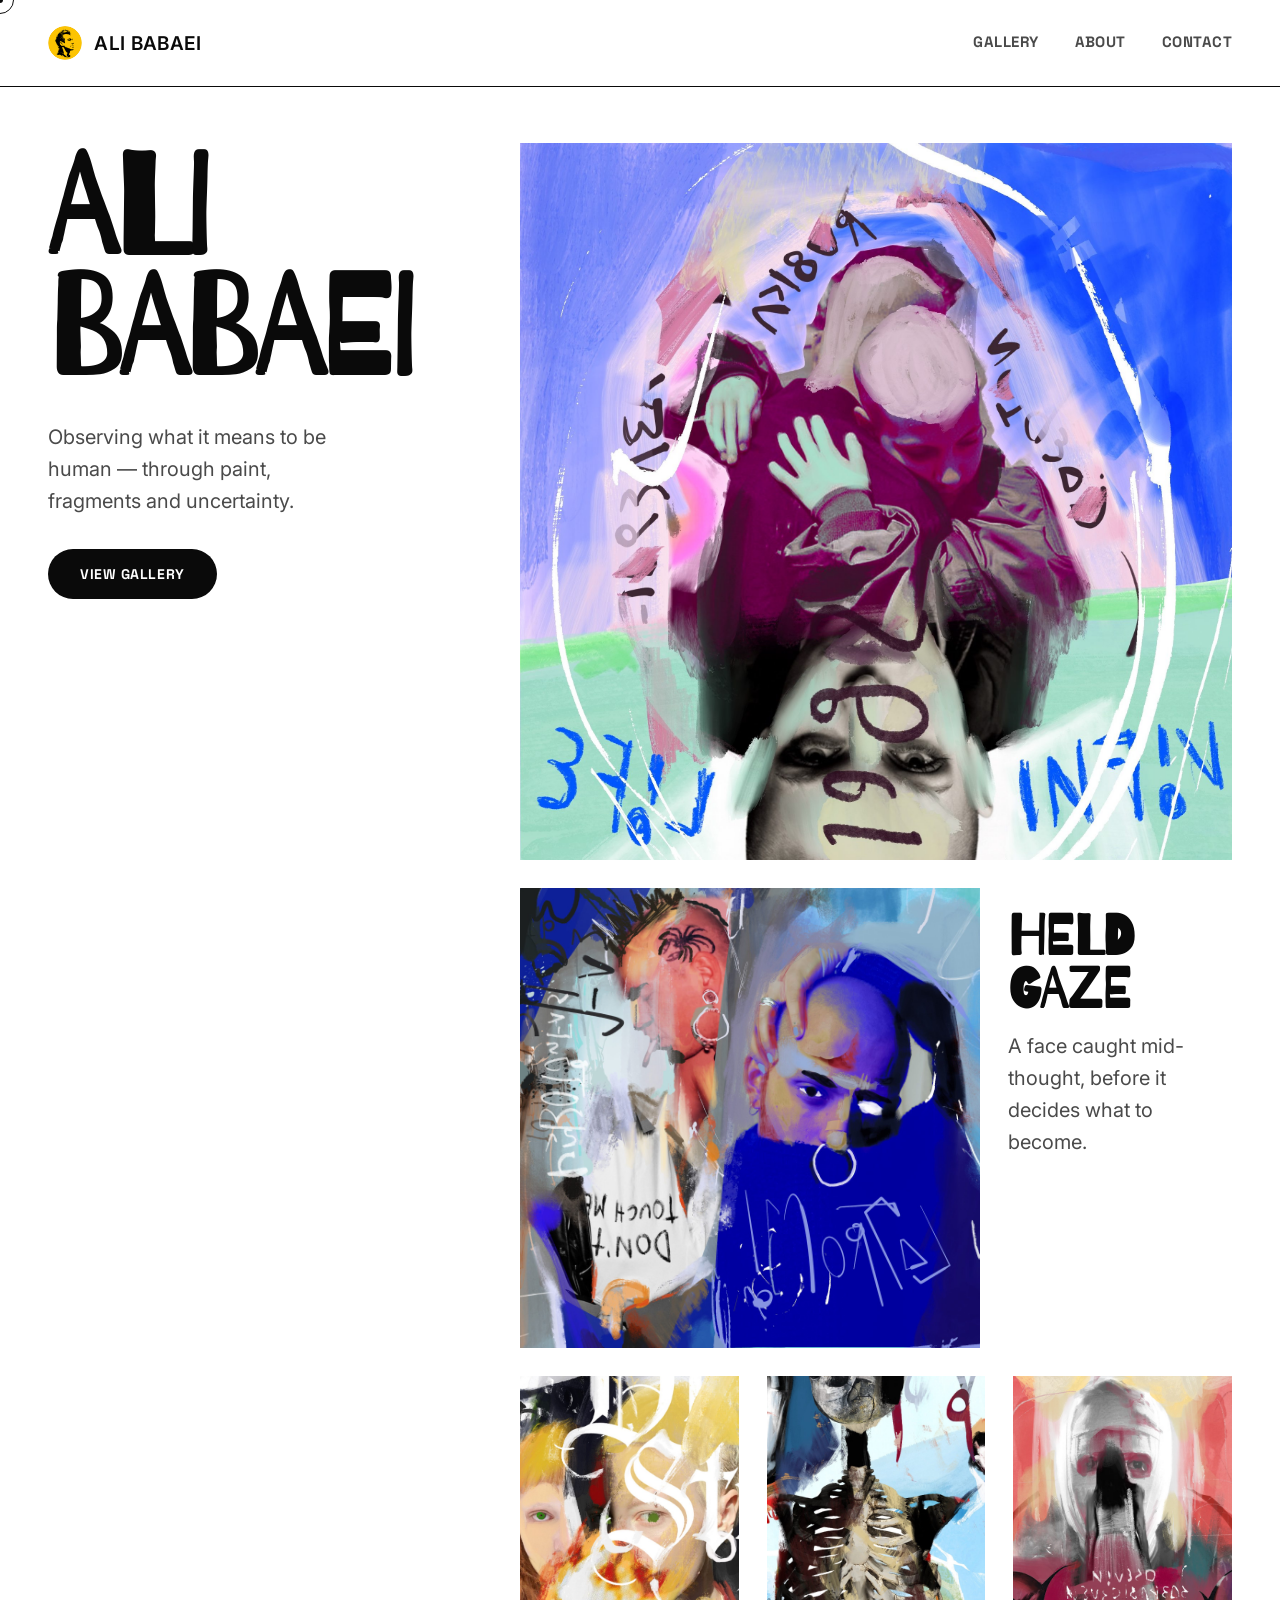
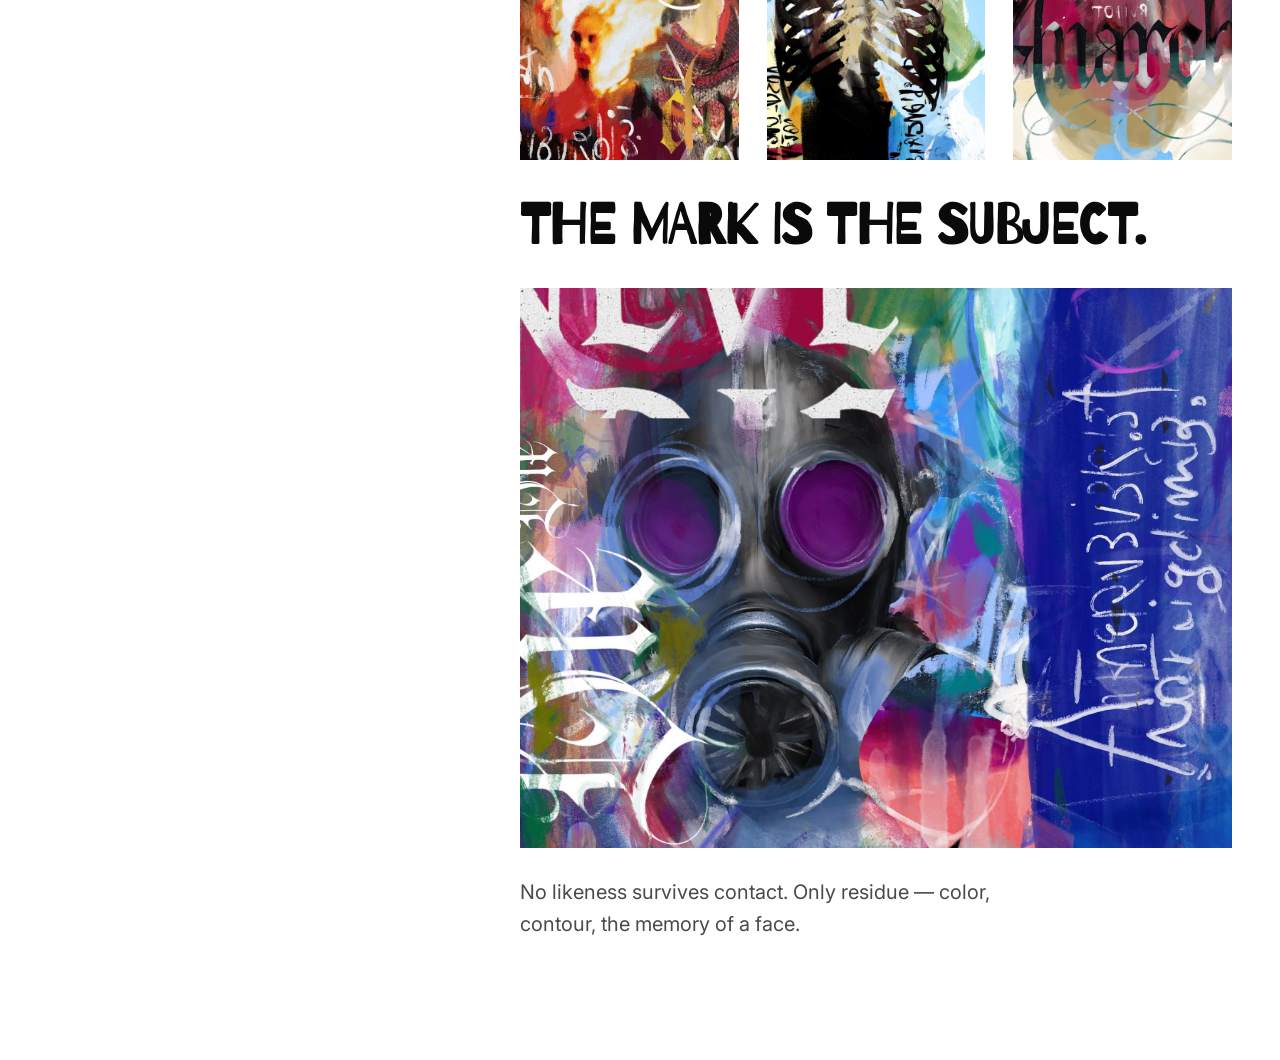
<file: index.html>
<!DOCTYPE html>
<html lang="en">
<head>
<!-- Microsoft Clarity -->
<script type="text/javascript">
    (function(c,l,a,r,i,t,y){
        c[a]=c[a]||function(){(c[a].q=c[a].q||[]).push(arguments)};
        t=l.createElement(r);t.async=1;t.src="https://www.clarity.ms/tag/"+i;
        y=l.getElementsByTagName(r)[0];y.parentNode.insertBefore(t,y);
    })(window, document, "clarity", "script", "xvpvw9si75");
</script>
<meta charset="utf-8">
<meta name="viewport" content="width=device-width, initial-scale=1">
<title>Ali Babaei — Designer &amp; Painter</title>
<meta name="description" content="Ali Babaei is a designer working in UX/product design, and a painter. This is his painting portfolio — portraiture, collage and raw mark-making.">
<link rel="canonical" href="https://alibabaei.art/">

<meta property="og:type" content="website">
<meta property="og:site_name" content="Ali Babaei">
<meta property="og:title" content="Ali Babaei — Designer & Painter">
<meta property="og:description" content="Ali Babaei is a designer working in UX/product design, and a painter. This is his painting portfolio — portraiture, collage and raw mark-making.">
<meta property="og:url" content="https://alibabaei.art/">
<meta property="og:image" content="https://alibabaei.art/assets/paintings/painting-10.jpg">
<meta name="twitter:card" content="summary_large_image">
<meta name="twitter:title" content="Ali Babaei — Designer & Painter">
<meta name="twitter:description" content="Ali Babaei is a designer working in UX/product design, and a painter. This is his painting portfolio.">
<meta name="twitter:image" content="https://alibabaei.art/assets/paintings/painting-10.jpg">

<link rel="icon" type="image/svg+xml" href="favicon.svg">
<link rel="preconnect" href="https://fonts.googleapis.com">
<link href="https://fonts.googleapis.com/css2?family=Barriecito&family=Space+Grotesk:wght@400;500;700&family=Inter:wght@400;500;600&display=swap" rel="stylesheet">
<link rel="stylesheet" href="css/style.css?v=13">
<script type="application/ld+json">
{
  "@context": "https://schema.org",
  "@type": "Person",
  "name": "Ali Babaei",
  "url": "https://alibabaei.art/",
  "image": "https://alibabaei.art/assets/paintings/painting-10.jpg",
  "jobTitle": "Designer & Painter",
  "description": "Ali Babaei is a designer working in UX/product design, and a painter exploring portraiture, collage and raw mark-making.",
  "email": "mailto:alibabaeinote@gmail.com"
}
</script>
</head>
<body>

<div id="root" class="root">

  <div id="cursor-dot" class="cursor-dot"></div>
  <div id="cursor-ring" class="cursor-ring"></div>

  <header class="header">
    <div id="nav-logo" class="logo" tabindex="0" role="button" aria-label="Go home">
      <img src="assets/avatar.png" alt="" class="logo-avatar">
      <span>Ali Babaei</span>
    </div>
    <nav class="nav">
      <div id="nav-gallery" class="nav-item" tabindex="0" role="button">Gallery</div>
      <div id="nav-about" class="nav-item" tabindex="0" role="button">About</div>
      <div id="nav-contact" class="nav-item" tabindex="0" role="button">Contact</div>
    </nav>
  </header>

  <main id="view"></main>

  <div id="lightbox" class="lightbox" hidden></div>

</div>

<script src="js/app.js?v=13"></script>
</body>
</html>
</file>
<file: css/style.css>
/* Ali Babaei Portfolio — design tokens (see ../DESIGN_SYSTEM.md) */
:root {
  --paper: #ffffff;
  --ink: #0a0a0a;
  --muted: #4a4a4a;
  --paper-97: rgba(255, 255, 255, .97);

  --font-display: 'Barriecito', cursive;
  --font-label: 'Space Grotesk', sans-serif;
  --font-body: 'Inter', sans-serif;

  /* Mobile type scale: multiplier applied to a desktop base size to get
     that element's minimum size on mobile (<=700px). Keeps the ratio
     explicit and in one place instead of picking mobile sizes by eye. */
  --mobile-heading-scale: 1.4;

  /* Page shell: padding shared by every top-level page section
     (Home, Gallery, About, Contact). The header sits in normal document
     flow (not fixed), so --page-pad-y is just top breathing room, not
     clearance for an overlay. */
  --page-pad-y: clamp(32px, 6vw, 56px);
  --page-pad-x: clamp(20px, 5vw, 48px);
  --page-pad-bottom: 120px;

  /* Spacing scale (4px base) — use these for gap/padding/margin instead of
     picking pixel values by eye. Named by multiplier (space-3 = 3x4 = 12px)
     so new steps can slot in without renaming existing ones. */
  --space-2: 8px;
  --space-3: 12px;
  --space-4: 16px;
  --space-5: 20px;
  --space-6: 24px;
  --space-7: 28px;
  --space-8: 32px;
  --space-9: 36px;
  --space-10: 40px;
  --space-12: 48px;

  /* Body/lede type scale — the one fluid size used for every paragraph
     that isn't a heading or small UI label (About copy, taglines, notes). */
  --font-body-size: clamp(17px, 2vw, 20px);

  /* Signature motion curve — a soft, decelerating ease used for page-enter
     and image-hover transitions. */
  --ease-signature: cubic-bezier(.16, 1, .3, 1);

  /* Radius scale */
  --radius-pill: 999px;

  /* Z-index scale, low to high */
  --z-lightbox: 900;
  --z-cursor: 9999;
}

* { box-sizing: border-box; }
html, body { margin: 0; padding: 0; }
body {
  background: var(--paper);
  font-family: var(--font-body);
  -webkit-font-smoothing: antialiased;
  color: var(--ink);
}
a { color: var(--ink); text-decoration: none; }
a:hover { color: var(--ink); }
::selection { background: var(--ink); color: var(--paper); }

@keyframes pageIn {
  from { opacity: 0; transform: translateY(28px); }
  to { opacity: 1; transform: translateY(0); }
}
@keyframes lbIn {
  from { opacity: 0; transform: scale(.94); }
  to { opacity: 1; transform: scale(1); }
}

.root {
  position: relative;
  background: var(--paper);
  min-height: 100vh;
  cursor: none;
}

/* Custom cursor */
.cursor-dot {
  position: fixed; top: 0; left: 0;
  width: 6px; height: 6px;
  margin-left: -3px; margin-top: -3px;
  background: var(--ink);
  border-radius: 50%;
  pointer-events: none;
  z-index: var(--z-cursor);
  will-change: transform;
}
.cursor-ring {
  position: fixed; top: 0; left: 0;
  width: 28px; height: 28px;
  margin-left: -14px; margin-top: -14px;
  border: 1.5px solid var(--ink);
  border-radius: 50%;
  pointer-events: none;
  z-index: var(--z-cursor);
  transition: width .2s ease, height .2s ease, margin .2s ease, border-color .2s ease;
  will-change: transform;
}
.cursor-ring.grow {
  width: 64px; height: 64px;
  margin: -32px 0 0 -32px;
}
@media (hover: none) {
  .cursor-dot, .cursor-ring { display: none; }
  .root { cursor: auto; }
}

/* Header */
.header {
  display: flex; align-items: center; justify-content: space-between;
  flex-wrap: wrap; gap: var(--space-3);
  padding: clamp(16px, 3vw, 26px) clamp(20px, 5vw, 48px);
  background: var(--paper);
  border-bottom: 1px solid var(--ink);
}
.logo {
  display: flex; align-items: center; gap: var(--space-3);
  font-family: var(--font-body);
  font-weight: 600;
  font-size: clamp(15px, 2.2vw, 19px);
  letter-spacing: .02em;
  text-transform: uppercase;
  cursor: none;
}
.logo-avatar {
  width: 1.8em; height: 1.8em;
  border-radius: 50%;
  object-fit: cover;
  display: block;
  flex: none;
}
.nav { display: flex; gap: clamp(18px, 4vw, 36px); }
.nav-item {
  font-family: var(--font-label);
  font-weight: 700;
  font-size: 15px;
  letter-spacing: .03em;
  text-transform: uppercase;
  cursor: none;
  color: var(--muted);
  border-bottom: 2px solid transparent;
  padding-bottom: 2px;
}
.nav-item.active { color: var(--ink); border-bottom-color: var(--ink); }

/* Shared page section */
.page {
  animation: pageIn .8s var(--ease-signature) both;
}

/* Label text: small bold uppercase UI chrome — buttons, nav-style links,
   gallery meta, lightbox close. Reused as-is; page-specific rules below
   only add position/spacing/extra decoration on top of this. */
.pill-button span,
.poster-head,
.lightbox-close {
  font-family: var(--font-label);
  font-weight: 700;
  font-size: 14px;
  letter-spacing: .04em;
  text-transform: uppercase;
}

/* Display heading: the site's large uppercase headline style (Barriecito).
   Used at three sizes — hero name, page titles, and H2/statement text —
   forming the display type scale documented in DESIGN_SYSTEM.md. */
.home .home-name,
.home-h2,
.home-statement div,
.page h1 {
  font-family: var(--font-display);
  font-weight: 700;
  text-transform: uppercase;
  letter-spacing: -.01em;
}

/* Muted copy: secondary paragraphs (taglines, closing lines, notes,
   captions). Shares --font-body-size with .about p — same fluid scale,
   just muted instead of ink-colored. */
.home-tagline,
.home-closing,
.home-row-text p,
.contact-note {
  font-size: var(--font-body-size);
  line-height: 1.6;
  color: var(--muted);
  margin: 0;
}

/* Home */
.home {
  padding: var(--page-pad-y) var(--page-pad-x) var(--page-pad-bottom);
  display: flex; flex-wrap: wrap; gap: var(--space-9);
}
.home-sidebar {
  /* top matches --page-pad-y exactly: once the (non-fixed) header has
     scrolled past, that's the sidebar's natural gap from the viewport top,
     so sticky engages at the same offset instead of visibly snapping.
     min-height is capped (not just calc(100vh - 220px)) so the button
     settles low on the page without the links-to-button gap ballooning
     on tall viewports. */
  position: sticky;
  top: var(--page-pad-y);
  align-self: flex-start;
  flex: 1 1 320px; min-width: 280px; max-width: 500px;
  min-height: min(420px, calc(100vh - 220px));
  display: flex; flex-direction: column; justify-content: space-between;
  gap: var(--space-8);
}
.home-sidebar-top {
  display: flex; flex-direction: column;
}
.home .home-name {
  line-height: .86;
  font-size: clamp(56px, 11vw, 160px);
  margin: 0;
}
.home-tagline {
  max-width: 320px;
  margin-top: var(--space-9);
}
.pill-button {
  display: flex; align-items: center; justify-content: center; gap: var(--space-3);
  background: var(--ink); color: var(--paper);
  border-radius: var(--radius-pill);
  padding: var(--space-4) var(--space-8);
  cursor: none;
  transition: transform .25s ease;
  width: max-content;
}
.pill-button:hover { transform: translateY(-2px); }
@media (max-width: 700px) {
  :root {
    /* More top breathing room than the shared clamp's 32px floor gives —
       the (non-fixed) header reads too close to the page content below it
       on mobile otherwise. Scoped to mobile only; tablet/desktop keep the
       shared clamp(). */
    --page-pad-y: 48px;
  }
  .header {
    flex-wrap: nowrap;
    padding-left: var(--space-4);
    padding-right: var(--space-4);
  }
  .logo-avatar {
    width: 1.5em; height: 1.5em;
  }
  .nav {
    gap: var(--space-4);
  }
  .nav-item {
    font-size: 13px;
  }
  .home-sidebar {
    position: static;
    min-height: auto;
    justify-content: flex-start;
    gap: var(--space-9);
  }
  .home .home-name {
    /* min = desktop base (56px) x --mobile-heading-scale */
    font-size: clamp(calc(56px * var(--mobile-heading-scale)), 19vw, 130px);
  }
  .home-tagline {
    /* was --space-9 (36px) via gap on the desktop-authored layout, minus
       28px to tuck it under the bigger mobile name; now margin-top is the
       only spacing source, so this is that same net ~8px directly. */
    margin-top: var(--space-2);
  }
}

.home-content {
  flex: 2 1 480px; min-width: 280px;
  display: flex; flex-direction: column; gap: var(--space-7);
}
.image-tile { overflow: hidden; cursor: none; }
.image-tile img {
  width: 100%; height: 100%;
  object-fit: cover; display: block;
  transition: transform .6s ease;
}
.image-tile:hover img { transform: scale(1.05); }
.image-tile.tile-hero-a { height: clamp(320px, 56vw, 720px); }
.image-tile.tile-hero-a:hover img { transform: scale(1.03); }
.image-tile.tile-hero-b { height: clamp(240px, 36vw, 460px); }
.image-tile.tile-feat { height: clamp(220px, 30vw, 400px); }
.image-tile.tile-feat-d { height: clamp(280px, 44vw, 560px); }
.image-tile.tile-feat-d:hover img { transform: scale(1.03); }

.home-row { display: flex; flex-wrap: wrap; gap: var(--space-7); align-items: start; }
.home-row-b { flex: 1.3 1 260px; }
.home-row-text { flex: .7 1 220px; padding-top: var(--space-5); }
.home-h2 {
  font-size: clamp(30px, 5vw, 56px);
  line-height: .95;
  margin: 0 0 var(--space-4);
}
.home-grid3 {
  display: grid;
  grid-template-columns: repeat(auto-fit, minmax(180px, 1fr));
  gap: var(--space-7);
}
.home-statement {
  display: flex; flex-wrap: wrap; gap: var(--space-7); align-items: center; padding: var(--space-2) 0;
}
.home-statement div {
  flex: 1 1 240px;
  font-size: clamp(30px, 5vw, 56px);
  line-height: 1;
  margin: 0;
}
.home-closing {
  max-width: 520px;
}

/* Gallery */
.gallery {
  padding: var(--page-pad-y) var(--page-pad-x) var(--page-pad-bottom);
}
.gallery-grid {
  display: grid;
  grid-template-columns: repeat(auto-fit, minmax(240px, 1fr));
  gap: 1px;
  background: var(--ink);
  border: 1px solid var(--ink);
}
/* Above mobile: intentional exception to the single mobile breakpoint (see
   DESIGN_SYSTEM.md) — auto-fit alone flips between 2/3/4+ columns depending
   on the exact viewport width, and keeps adding columns on very wide
   screens instead of growing the tiles. Pin it to a consistent 4-across
   grid so tiles get wider, not more numerous. */
@media (min-width: 701px) {
  .gallery-grid {
    grid-template-columns: repeat(4, 1fr);
  }
}
.poster {
  padding: var(--space-6);
  height: clamp(280px, 40vw, 420px);
  display: flex; flex-direction: column;
  cursor: none;
  background: var(--paper); color: var(--ink);
}
.poster.dark { background: var(--ink); color: var(--paper); }
.poster-head {
  display: flex; justify-content: space-between;
}
.poster-image {
  flex: 1;
  display: flex; align-items: flex-end;
  overflow: hidden;
  margin-top: var(--space-5);
}
.poster-image img {
  width: 100%; height: 100%;
  object-fit: cover; display: block;
  transition: transform .6s var(--ease-signature);
}
.poster:hover .poster-image img { transform: scale(1.06); }

/* Page titles */
.page h1 {
  font-size: clamp(40px, 7vw, 96px);
  margin: 0 0 var(--space-12);
}

/* About */
.about {
  padding: var(--page-pad-y) var(--page-pad-x) var(--page-pad-bottom);
  max-width: 900px;
}
.about h1 { margin: 0 0 var(--space-10); }
.about p { font-size: var(--font-body-size); line-height: 1.6; margin: 0 0 var(--space-7); }
.about p:last-child { color: var(--muted); margin-bottom: 0; }

/* Contact */
.contact {
  padding: var(--page-pad-y) var(--page-pad-x) var(--page-pad-bottom);
  min-height: 100vh;
  display: flex; flex-direction: column; justify-content: center;
}
.contact h1 {
  font-size: clamp(48px, 10vw, 140px);
  margin: 0 0 var(--space-6);
  line-height: .9;
}
.contact-note {
  max-width: 480px;
  margin-bottom: var(--space-8);
}
.contact a {
  font-family: var(--font-label);
  font-weight: 700;
  font-size: clamp(24px, 3.4vw, 40px);
  text-decoration: underline;
  text-underline-offset: 8px;
  width: max-content;
  display: block;
  cursor: none;
}

/* Lightbox */
.lightbox {
  position: fixed; inset: 0; z-index: var(--z-lightbox);
  background: var(--paper-97);
  display: flex; align-items: center; justify-content: center;
  animation: lbIn .35s ease both;
  transition: opacity .2s var(--ease-signature);
}
.lightbox[hidden] { display: none; }
.lightbox-inner {
  position: relative; max-width: 88vw; max-height: 88vh;
  transition: transform .2s var(--ease-signature);
  touch-action: none;
}
.lightbox-inner.dragging { transition: none; }
.lightbox-inner img {
  max-width: 88vw; max-height: 88vh;
  object-fit: contain; display: block;
  box-shadow: 0 30px 80px rgba(0, 0, 0, .15);
}
.lightbox-label {
  position: absolute; bottom: -42px; left: 0;
  font-family: var(--font-label);
  font-weight: 700;
  font-size: 14px;
}
.lightbox-close,
.lightbox-prev,
.lightbox-next {
  position: fixed;
  font-family: var(--font-label);
  font-weight: 700;
  cursor: none;
}
.lightbox-close {
  top: clamp(16px, 3vw, 30px);
  right: clamp(20px, 5vw, 48px);
}
.lightbox-prev,
.lightbox-next {
  top: 50%;
  transform: translateY(-50%);
  font-size: 28px;
}
.lightbox-prev { left: clamp(12px, 4vw, 36px); }
.lightbox-next { right: clamp(12px, 4vw, 36px); }
</file>
